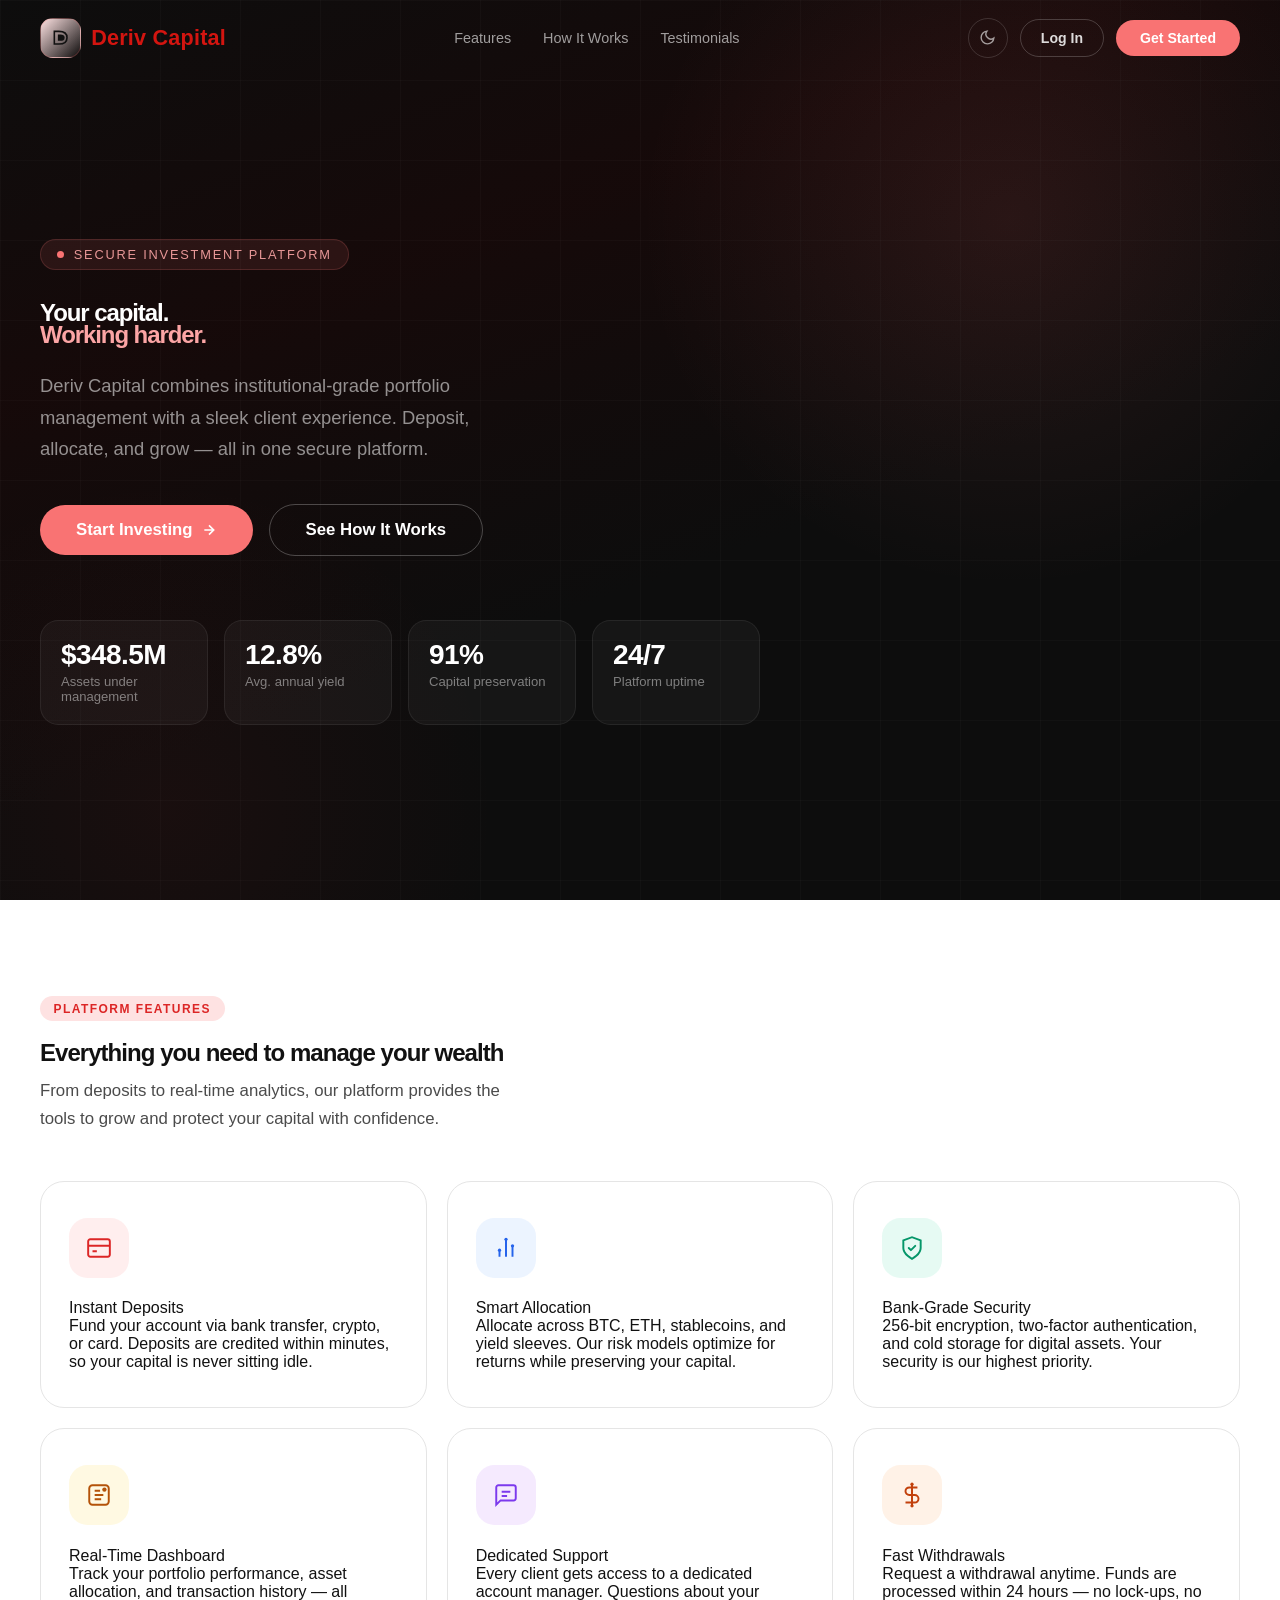
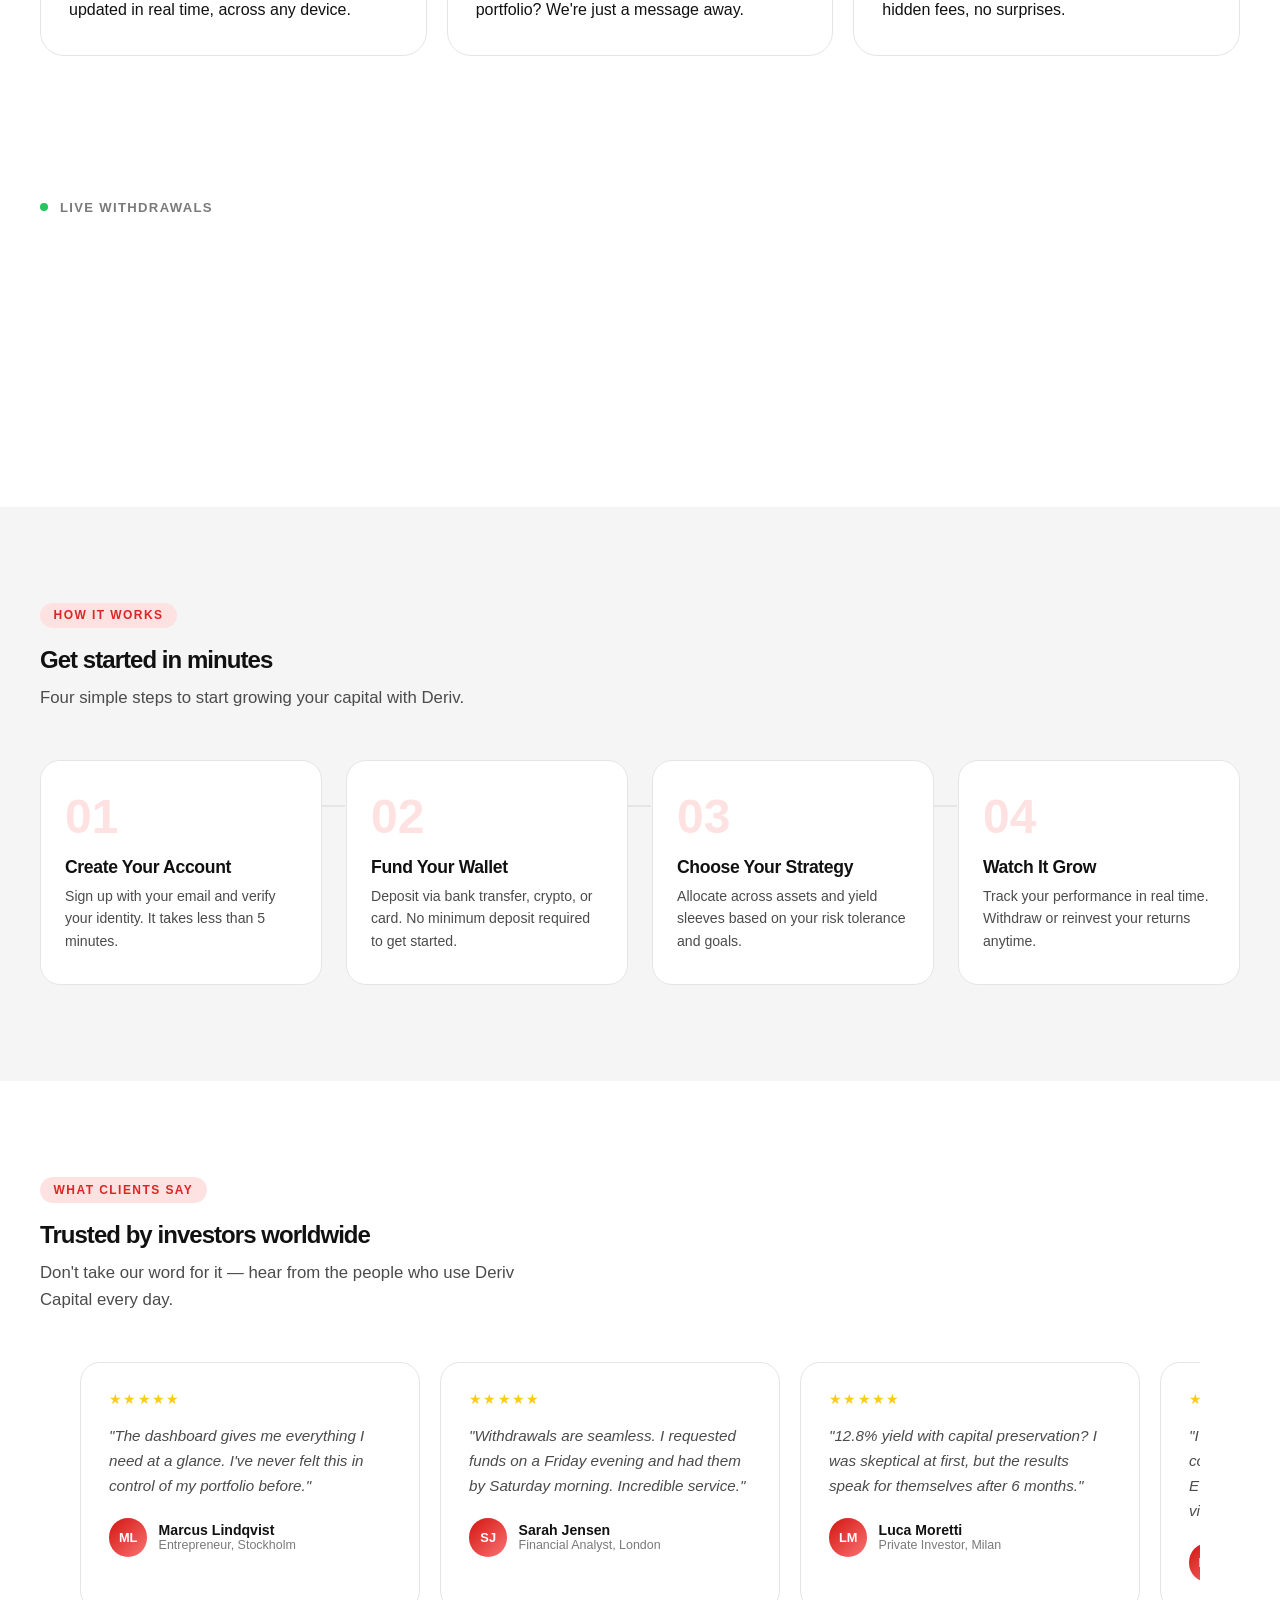
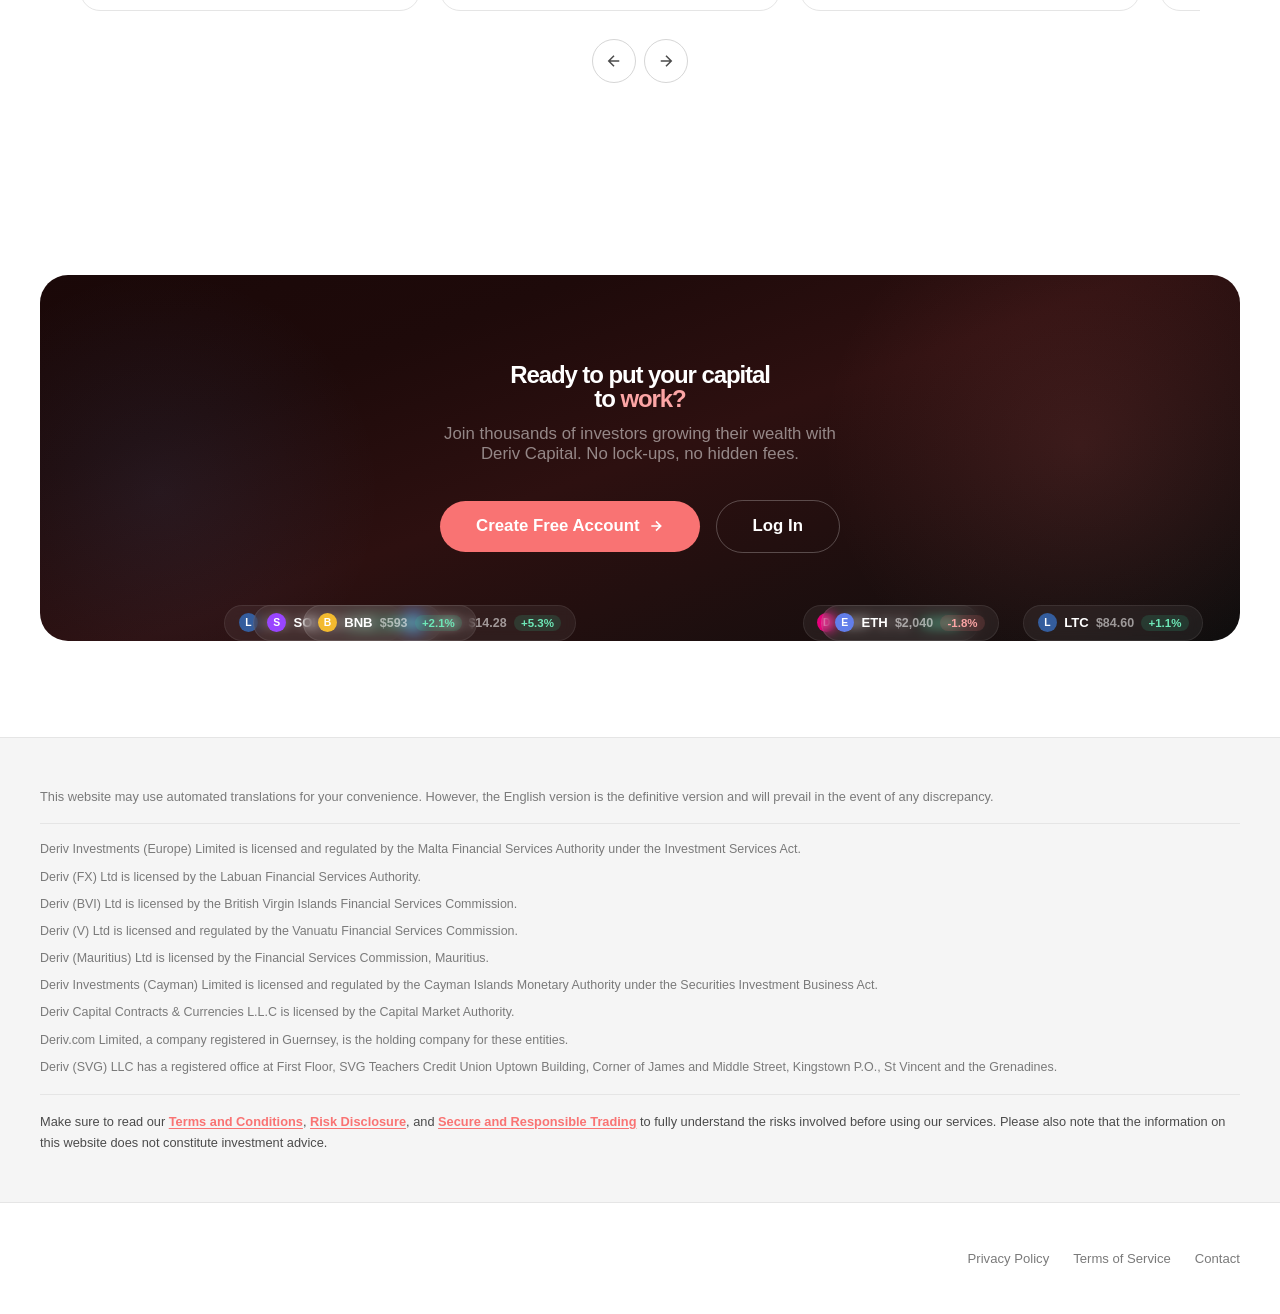
<file: index.html>
<!DOCTYPE html>
<html lang="en">
<head>
  <meta charset="UTF-8" />
  <meta name="viewport" content="width=device-width, initial-scale=1.0" />
  <title>Deriv Capital — Your Capital, Working Harder</title>
  <link href="https://api.fontshare.com/v2/css?f[]=satoshi@400,500,700,900&display=swap" rel="stylesheet">
  <link href="https://api.fontshare.com/v2/css?f[]=satoshi@400,500,700&f[]=cabinet-grotesk@500,700,800&display=swap" rel="stylesheet">
  <style>
    :root,[data-theme="light"]{
      --color-bg:#FFFFFF;--color-surface:#FFFFFF;--color-surface-2:#FAFAFA;--color-surface-offset:#F5F5F5;--color-surface-offset-2:#EFEFEF;--color-divider:#E5E5E5;--color-border:#D6D6D6;
      --color-text:#111111;--color-text-muted:#4B4B4B;--color-text-faint:#7A7A7A;--color-text-inverse:#FFFFFF;
      --color-primary:#F97373;--color-primary-hover:#EF4444;--color-primary-active:#DC2626;--color-primary-highlight:#FEE2E2;
      --color-success:#437a22;--color-error:#a12c7b;
      --radius-sm:0.375rem;--radius-md:0.75rem;--radius-lg:1rem;--radius-xl:1.5rem;--radius-full:9999px;
      --shadow-sm:0 1px 2px rgba(32,28,18,.06);--shadow-md:0 10px 30px rgba(32,28,18,.08);--shadow-lg:0 24px 60px rgba(32,28,18,.12);
      --font-body:'Satoshi',Inter,sans-serif;--font-display:'Cabinet Grotesk','Satoshi',sans-serif;
      --hero-bg:#0D0D0D;--hero-text:#F5F5F5;--hero-muted:rgba(255,255,255,.6);
    }
    [data-theme="dark"]{
      --color-bg:#0D0D0D;--color-surface:#141414;--color-surface-2:#1C1C1C;--color-surface-offset:#222222;--color-surface-offset-2:#2A2A2A;--color-divider:#2F2F2F;--color-border:#3A3A3A;
      --color-text:#F5F5F5;--color-text-muted:#D1D1D1;--color-text-faint:#A3A3A3;--color-text-inverse:#111111;
      --color-primary:#FCA5A5;--color-primary-hover:#F87171;--color-primary-active:#EF4444;--color-primary-highlight:#3B1F1F;
      --shadow-sm:0 1px 2px rgba(0,0,0,.25);--shadow-md:0 12px 30px rgba(0,0,0,.35);--shadow-lg:0 24px 60px rgba(0,0,0,.45);
      --hero-bg:#0D0D0D;--hero-text:#F5F5F5;--hero-muted:rgba(255,255,255,.6);
    }
    *{box-sizing:border-box;margin:0;padding:0}
    html{scroll-behavior:smooth}
    body{font-family:var(--font-body);background:var(--color-bg);color:var(--color-text);overflow-x:hidden}
    a{text-decoration:none;color:inherit}
    button{font:inherit;border:0;background:none;color:inherit;cursor:pointer}

    /* ── Header ── */
    .site-header{position:fixed;top:0;left:0;right:0;z-index:100;background:transparent;transition:background .3s,border-color .3s,backdrop-filter .3s}
    .site-header.scrolled{background:color-mix(in srgb,var(--color-bg) 86%,transparent);backdrop-filter:blur(14px);border-bottom:1px solid color-mix(in srgb,var(--color-text) 8%,transparent)}
    .header-inner{display:flex;align-items:center;justify-content:space-between;padding:1.1rem 2.5rem;max-width:1280px;margin:0 auto;width:100%}
    .brand{display:flex;align-items:center;gap:.65rem;font-weight:700}
    .brand-mark{width:2.55rem;height:2.55rem;padding:.42rem;border-radius:.8rem;background:linear-gradient(135deg,var(--color-primary-highlight),transparent);border:1px solid color-mix(in srgb,var(--color-primary) 22%,transparent)}
    .brand-name{font-family:var(--font-display);font-size:1.35rem;letter-spacing:.01em;font-weight:900;color:#D31510;line-height:1}
    .nav-links{display:flex;align-items:center;gap:2rem}
    .nav-link{font-size:.9rem;font-weight:500;color:var(--hero-muted);transition:.2s}
    .site-header.scrolled .nav-link{color:var(--color-text-muted)}
    .nav-link:hover{color:#fff}
    .site-header.scrolled .nav-link:hover{color:var(--color-text)}
    .header-actions{display:flex;align-items:center;gap:.75rem}
    .btn-ghost{padding:.6rem 1.25rem;border-radius:999px;font-size:.88rem;font-weight:600;border:1px solid rgba(255,255,255,.2);color:rgba(255,255,255,.85);transition:.2s}
    .site-header.scrolled .btn-ghost{border-color:var(--color-border);color:var(--color-text)}
    .btn-ghost:hover{background:rgba(255,255,255,.08)}
    .site-header.scrolled .btn-ghost:hover{background:var(--color-surface-offset)}
    .btn-primary{padding:.65rem 1.5rem;border-radius:999px;font-size:.88rem;font-weight:700;background:var(--color-primary);color:#fff;transition:.2s;border:none;cursor:pointer}
    .btn-primary:hover{background:var(--color-primary-hover);transform:translateY(-1px)}
    .btn-primary:active{transform:translateY(0);background:var(--color-primary-active)}
    .btn-primary-lg{padding:.95rem 2.25rem;font-size:1.05rem;border-radius:999px;font-weight:700;background:var(--color-primary);color:#fff;transition:.2s;border:none;cursor:pointer;display:inline-flex;align-items:center;gap:.5rem}
    .btn-primary-lg:hover{background:var(--color-primary-hover);transform:translateY(-2px);box-shadow:0 12px 40px rgba(220,38,38,.25)}
    .btn-primary-lg:active{transform:translateY(0)}
    .btn-outline-lg{padding:.95rem 2.25rem;font-size:1.05rem;border-radius:999px;font-weight:700;border:1.5px solid rgba(255,255,255,.25);color:#fff;transition:.2s;background:none;cursor:pointer;display:inline-flex;align-items:center;gap:.5rem}
    .btn-outline-lg:hover{border-color:rgba(255,255,255,.5);background:rgba(255,255,255,.06)}
    .theme-toggle{width:2.5rem;height:2.5rem;border-radius:999px;border:1px solid rgba(255,255,255,.15);display:inline-flex;align-items:center;justify-content:center;color:rgba(255,255,255,.6);transition:.2s}
    .site-header.scrolled .theme-toggle{border-color:var(--color-border);color:var(--color-text-muted)}
    .theme-toggle:hover{background:rgba(255,255,255,.08)}
    .site-header.scrolled .theme-toggle:hover{background:var(--color-surface-offset)}
    .mobile-menu-btn{display:none;width:2.5rem;height:2.5rem;border-radius:999px;border:1px solid rgba(255,255,255,.15);align-items:center;justify-content:center;color:rgba(255,255,255,.6)}

    /* ── Hero ── */
    .hero{position:relative;min-height:100vh;display:flex;align-items:center;background:#0d0d0d;overflow:hidden}
    .hero-bg{position:absolute;inset:0;background:url('https://images.unsplash.com/photo-1556742049-0cfed4f6a45d?w=1920&q=80&auto=format&fit=crop') center top/cover no-repeat}
    .hero-bg::after{content:'';position:absolute;inset:0;background:linear-gradient(160deg,rgba(13,13,13,.78) 0%,rgba(26,8,8,.68) 30%,rgba(13,13,13,.55) 60%,rgba(13,13,13,.75) 100%)}
    .hero::before{content:'';position:absolute;top:-20%;right:-10%;width:50rem;height:50rem;border-radius:50%;background:radial-gradient(circle,rgba(249,115,115,.1),transparent 65%);pointer-events:none;z-index:1}
    .hero::after{content:'';position:absolute;bottom:-30%;left:-15%;width:45rem;height:45rem;border-radius:50%;background:radial-gradient(circle,rgba(220,38,38,.06),transparent 65%);pointer-events:none;z-index:1}
    .hero-grid{position:absolute;inset:0;z-index:1;background-image:linear-gradient(rgba(255,255,255,.02) 1px,transparent 1px),linear-gradient(90deg,rgba(255,255,255,.02) 1px,transparent 1px);background-size:80px 80px;pointer-events:none}
    .hero-inner{position:relative;z-index:2;max-width:1280px;margin:0 auto;padding:10rem 2.5rem 6rem;width:100%}
    .hero-eyebrow{display:inline-flex;align-items:center;gap:.6rem;padding:.45rem 1rem;border-radius:999px;background:rgba(249,115,115,.1);border:1px solid rgba(249,115,115,.18);font-size:.8rem;text-transform:uppercase;letter-spacing:.14em;color:rgba(252,165,165,.9);margin-bottom:2rem}
    .hero-eyebrow-dot{width:.45rem;height:.45rem;border-radius:50%;background:#F97373;animation:pulse 2s infinite}
    @keyframes pulse{0%,100%{opacity:1}50%{opacity:.4}}
    .hero-heading{font-family:var(--font-display);font-size:clamp(3rem,2.5rem+4vw,5.5rem);line-height:.92;letter-spacing:-.045em;color:#fff;margin-bottom:1.5rem;max-width:14ch}
    .hero-heading em{color:#FCA5A5;font-style:normal}
    .hero-sub{color:rgba(255,255,255,.55);line-height:1.7;font-size:1.15rem;max-width:48ch;margin-bottom:2.5rem}
    .hero-actions{display:flex;align-items:center;gap:1rem;flex-wrap:wrap;margin-bottom:4rem}
    .hero-stats{display:grid;grid-template-columns:repeat(4,1fr);gap:1rem;max-width:720px}
    .hero-stat{padding:1.25rem;border-radius:1.15rem;background:rgba(255,255,255,.04);border:1px solid rgba(255,255,255,.07);transition:.2s}
    .hero-stat:hover{background:rgba(255,255,255,.06);border-color:rgba(255,255,255,.12)}
    .hero-stat strong{display:block;font-family:var(--font-display);font-size:1.75rem;color:#fff;line-height:1;letter-spacing:-.02em}
    .hero-stat span{color:rgba(255,255,255,.45);font-size:.82rem;margin-top:.3rem;display:block}

    /* ── Section commons ── */
    .section{padding:6rem 2.5rem}
    .section-inner{max-width:1280px;margin:0 auto}
    .section-eyebrow{display:inline-flex;align-items:center;gap:.5rem;padding:.35rem .85rem;border-radius:999px;background:var(--color-primary-highlight);font-size:.75rem;text-transform:uppercase;letter-spacing:.12em;color:var(--color-primary-active);font-weight:700;margin-bottom:1.25rem}
    [data-theme="dark"] .section-eyebrow{color:var(--color-primary)}
    .section-heading{font-family:var(--font-display);font-size:clamp(2rem,1.5rem+2vw,3rem);line-height:1;letter-spacing:-.04em;margin-bottom:.75rem;font-weight:800}
    .section-sub{color:var(--color-text-muted);font-size:1.05rem;line-height:1.65;max-width:52ch;margin-bottom:3rem}

    /* ── Features ── */
    .features-grid{display:grid;grid-template-columns:repeat(3,1fr);gap:1.25rem}
    .feature-card{padding:2.25rem 1.75rem;border-radius:1.5rem;background:var(--color-surface);border:1px solid var(--color-divider);transition:.35s cubic-bezier(.4,0,.2,1);position:relative;overflow:hidden;cursor:default}
    .feature-card::before{content:'';position:absolute;top:0;right:0;width:8rem;height:8rem;border-radius:0 0 0 100%;opacity:0;transition:opacity .35s;pointer-events:none}
    .feature-card:nth-child(1)::before{background:linear-gradient(135deg,rgba(249,115,115,.15),transparent)}
    .feature-card:nth-child(2)::before{background:linear-gradient(135deg,rgba(96,165,250,.15),transparent)}
    .feature-card:nth-child(3)::before{background:linear-gradient(135deg,rgba(52,211,153,.15),transparent)}
    .feature-card:nth-child(4)::before{background:linear-gradient(135deg,rgba(250,204,21,.15),transparent)}
    .feature-card:nth-child(5)::before{background:linear-gradient(135deg,rgba(168,85,247,.15),transparent)}
    .feature-card:nth-child(6)::before{background:linear-gradient(135deg,rgba(251,146,60,.15),transparent)}
    .feature-card:hover::before{opacity:1}
    .feature-card:hover{transform:translateY(-6px);box-shadow:0 20px 50px rgba(0,0,0,.1);border-color:transparent}
    [data-theme="dark"] .feature-card:hover{box-shadow:0 20px 50px rgba(0,0,0,.35)}
    .feature-card:nth-child(1):hover{border-color:rgba(249,115,115,.3)}
    .feature-card:nth-child(2):hover{border-color:rgba(96,165,250,.3)}
    .feature-card:nth-child(3):hover{border-color:rgba(52,211,153,.3)}
    .feature-card:nth-child(4):hover{border-color:rgba(250,204,21,.3)}
    .feature-card:nth-child(5):hover{border-color:rgba(168,85,247,.3)}
    .feature-card:nth-child(6):hover{border-color:rgba(251,146,60,.3)}
    .feature-icon{width:3.75rem;height:3.75rem;border-radius:1.15rem;display:grid;place-items:center;margin-bottom:1.35rem;transition:.35s}
    .feature-card:nth-child(1) .feature-icon{background:rgba(249,115,115,.12);color:#DC2626}
    .feature-card:nth-child(2) .feature-icon{background:rgba(96,165,250,.12);color:#2563EB}
    .feature-card:nth-child(3) .feature-icon{background:rgba(52,211,153,.12);color:#059669}
    .feature-card:nth-child(4) .feature-icon{background:rgba(250,204,21,.12);color:#B45309}
    .feature-card:nth-child(5) .feature-icon{background:rgba(168,85,247,.12);color:#7C3AED}
    .feature-card:nth-child(6) .feature-icon{background:rgba(251,146,60,.12);color:#C2410C}
    [data-theme="dark"] .feature-card:nth-child(1) .feature-icon{color:#FCA5A5}
    [data-theme="dark"] .feature-card:nth-child(2) .feature-icon{color:#93C5FD}
    [data-theme="dark"] .feature-card:nth-child(3) .feature-icon{color:#6EE7B7}
    [data-theme="dark"] .feature-card:nth-child(4) .feature-icon{color:#FCD34D}
    [data-theme="dark"] .feature-card:nth-child(5) .feature-icon{color:#C4B5FD}
    [data-theme="dark"] .feature-card:nth-child(6) .feature-icon{color:#FDBA74}
    .feature-card:hover .feature-icon{transform:scale(1.1) rotate(-3deg)}

    /* ── Live Withdrawals ── */
    .live-withdrawals{padding:3rem 2.5rem;overflow:hidden;position:relative}
    .live-withdrawals-inner{max-width:1280px;margin:0 auto}
    .live-header{display:flex;align-items:center;gap:.75rem;margin-bottom:1.5rem}
    .live-dot{width:.5rem;height:.5rem;border-radius:50%;background:#22C55E;animation:live-pulse 1.5s infinite}
    @keyframes live-pulse{0%,100%{box-shadow:0 0 0 0 rgba(34,197,94,.5)}50%{box-shadow:0 0 0 6px rgba(34,197,94,0)}}
    .live-label{font-size:.82rem;font-weight:700;text-transform:uppercase;letter-spacing:.1em;color:var(--color-text-faint)}
    .withdrawals-track{position:relative;height:220px;overflow:hidden}
    .withdrawal-toast{position:absolute;left:0;right:0;display:flex;align-items:center;gap:1rem;padding:.9rem 1.25rem;border-radius:1rem;background:var(--color-surface);border:1px solid var(--color-divider);box-shadow:var(--shadow-sm);animation:toast-slide 4s ease forwards;opacity:0;max-width:520px}
    @keyframes toast-slide{0%{opacity:0;transform:translateY(30px) scale(.97)}10%{opacity:1;transform:translateY(0) scale(1)}80%{opacity:1;transform:translateY(0) scale(1)}100%{opacity:0;transform:translateY(-10px) scale(.98)}}
    .w-avatar{width:2.4rem;height:2.4rem;border-radius:50%;display:grid;place-items:center;font-weight:700;font-size:.8rem;color:#fff;flex:none}
    .w-info{flex:1;min-width:0}
    .w-name{font-size:.88rem;font-weight:700}
    .w-detail{font-size:.78rem;color:var(--color-text-faint)}
    .w-amount{font-family:var(--font-display);font-weight:800;font-size:1rem;color:var(--color-success)}
    [data-theme="dark"] .w-amount{color:#4ade80}
    .w-check{width:1.4rem;height:1.4rem;border-radius:50%;background:rgba(34,197,94,.12);display:grid;place-items:center;flex:none}
    .w-check svg{color:#22C55E}
    .w-crypto-icon{width:1.5rem;height:1.5rem;border-radius:50%;display:grid;place-items:center;font-size:.7rem;font-weight:800;color:#fff;flex:none}

    /* ── How it works ── */
    .steps-section{background:var(--color-surface-offset)}
    [data-theme="dark"] .steps-section{background:var(--color-surface-2)}
    .steps-grid{display:grid;grid-template-columns:repeat(4,1fr);gap:1.5rem;counter-reset:step}
    .step-card{padding:2rem 1.5rem;border-radius:1.25rem;background:var(--color-surface);border:1px solid var(--color-divider);position:relative;counter-increment:step}
    .step-num{font-family:var(--font-display);font-size:3rem;font-weight:800;color:var(--color-primary-highlight);line-height:1;margin-bottom:1rem}
    [data-theme="dark"] .step-num{color:var(--color-primary-highlight)}
    .step-title{font-family:var(--font-display);font-size:1.1rem;font-weight:800;letter-spacing:-.02em;margin-bottom:.45rem}
    .step-desc{color:var(--color-text-muted);font-size:.88rem;line-height:1.6}
    .step-connector{position:absolute;top:2.8rem;right:-1.5rem;width:1.5rem;height:2px;background:var(--color-divider)}
    .step-card:last-child .step-connector{display:none}

    /* ── Testimonials ── */
    .testimonials-scroll-wrap{position:relative;padding:0 2.5rem}
    .testimonials-track{display:flex;gap:1.25rem;overflow-x:auto;scroll-behavior:smooth;-webkit-overflow-scrolling:touch;scrollbar-width:none;padding-bottom:.5rem}
    .testimonials-track::-webkit-scrollbar{display:none}
    .testimonial-card{min-width:340px;max-width:340px;flex:none;padding:1.75rem;border-radius:1.25rem;background:var(--color-surface);border:1px solid var(--color-divider);transition:transform .2s}
    .testimonial-card:hover{transform:translateY(-2px)}
    .scroll-controls{display:flex;gap:.5rem;justify-content:center;margin-top:1.25rem}
    .scroll-btn{width:2.75rem;height:2.75rem;border-radius:999px;border:1px solid var(--color-border);background:var(--color-surface);display:inline-flex;align-items:center;justify-content:center;color:var(--color-text-muted);transition:.2s;cursor:pointer}
    .scroll-btn:hover{background:var(--color-surface-offset);color:var(--color-text)}
    .testimonial-card{padding:1.75rem;border-radius:1.25rem;background:var(--color-surface);border:1px solid var(--color-divider)}
    .testimonial-stars{color:#facc15;font-size:.85rem;letter-spacing:.1em;margin-bottom:1rem}
    .testimonial-quote{font-size:.95rem;color:var(--color-text-muted);line-height:1.65;margin-bottom:1.25rem;font-style:italic}
    .testimonial-author{display:flex;align-items:center;gap:.7rem}
    .testimonial-avatar{width:2.4rem;height:2.4rem;border-radius:999px;background:linear-gradient(135deg,#D31510,#f97373);display:grid;place-items:center;font-weight:700;font-size:.8rem;color:#fff;flex:none}
    .testimonial-name{font-size:.88rem;font-weight:700}
    .testimonial-role{font-size:.78rem;color:var(--color-text-faint)}

    /* ── CTA ── */
    .cta-section{position:relative;overflow:hidden}
    .cta-box{padding:5.5rem 3rem;border-radius:1.75rem;background:linear-gradient(160deg,#1a0808 0%,#1e0a0a 25%,#2d1010 50%,#0d0d0d 100%);text-align:center;position:relative;overflow:hidden}
    .cta-box::before{content:'';position:absolute;top:-30%;right:-10%;width:35rem;height:35rem;border-radius:50%;background:radial-gradient(circle,rgba(249,115,115,.12),transparent 65%);pointer-events:none}
    .cta-box::after{content:'';position:absolute;bottom:-25%;left:-10%;width:30rem;height:30rem;border-radius:50%;background:radial-gradient(circle,rgba(96,165,250,.08),transparent 65%);pointer-events:none}
    .cta-heading{font-family:var(--font-display);font-size:clamp(2.2rem,1.5rem+2.5vw,3.4rem);color:#fff;line-height:1;letter-spacing:-.045em;margin-bottom:.85rem;font-weight:800;position:relative;z-index:2}
    .cta-heading em{color:#FCA5A5;font-style:normal}
    .cta-sub{color:rgba(255,255,255,.5);font-size:1.05rem;margin-bottom:2.25rem;max-width:42ch;margin-left:auto;margin-right:auto;position:relative;z-index:2}
    .cta-actions{display:flex;align-items:center;justify-content:center;gap:1rem;flex-wrap:wrap;position:relative;z-index:2}
    .crypto-floats{position:absolute;inset:0;pointer-events:none;z-index:1;overflow:hidden}
    .crypto-pill{position:absolute;display:flex;align-items:center;gap:.45rem;padding:.45rem .85rem;border-radius:999px;background:rgba(255,255,255,.06);border:1px solid rgba(255,255,255,.08);backdrop-filter:blur(6px);font-size:.78rem;color:rgba(255,255,255,.7);font-weight:600;white-space:nowrap;animation:float-up linear infinite}
    .crypto-pill .c-symbol{font-weight:800;color:#fff;font-size:.82rem}
    .crypto-pill .c-price{font-family:var(--font-display);color:rgba(255,255,255,.55)}
    .crypto-pill .c-change{font-weight:700;font-size:.72rem;padding:.15rem .45rem;border-radius:999px}
    .crypto-pill .c-change.up{background:rgba(52,211,153,.15);color:#6EE7B7}
    .crypto-pill .c-change.down{background:rgba(249,115,115,.15);color:#FCA5A5}
    .crypto-pill .c-icon{width:1.2rem;height:1.2rem;border-radius:50%;display:grid;place-items:center;font-size:.65rem;font-weight:800;flex:none}
    @keyframes float-up{0%{transform:translateY(60px) scale(.85);opacity:0}15%{opacity:.9;transform:translateY(30px) scale(1)}50%{opacity:1;transform:translateY(-80px) scale(1)}75%{opacity:.6;transform:translateY(-120px) scale(1)}100%{transform:translateY(-140px) scale(.9);opacity:0}}

    /* ── Regulatory ── */
    .regulatory{padding:3rem 2.5rem;background:var(--color-surface-offset);border-top:1px solid var(--color-divider)}
    [data-theme="dark"] .regulatory{background:var(--color-surface-2)}
    .regulatory-inner{max-width:1280px;margin:0 auto}
    .regulatory-note{font-size:.8rem;color:var(--color-text-faint);line-height:1.7;margin-bottom:1rem}
    .regulatory-divider{height:1px;background:var(--color-divider);margin:1rem 0}
    .regulatory-licenses{display:flex;flex-direction:column;gap:.45rem}
    .regulatory-licenses p{font-size:.78rem;color:var(--color-text-faint);line-height:1.6}
    .regulatory-warning{font-size:.8rem;color:var(--color-text-muted);line-height:1.7}
    .regulatory-warning a{color:var(--color-primary);font-weight:600;text-decoration:underline;text-underline-offset:2px}
    .regulatory-warning a:hover{color:var(--color-primary-hover)}

    /* ── Footer ── */
    .site-footer{padding:3rem 2.5rem;border-top:1px solid var(--color-divider)}
    .footer-inner{max-width:1280px;margin:0 auto;display:flex;align-items:center;justify-content:space-between;flex-wrap:wrap;gap:1rem}
    .footer-copy{font-size:.82rem;color:var(--color-text-faint)}
    .footer-links{display:flex;gap:1.5rem}
    .footer-link{font-size:.82rem;color:var(--color-text-faint);transition:.2s}
    .footer-link:hover{color:var(--color-text)}

    /* ── Responsive ── */
    @media(max-width:900px){
      .nav-links{display:none}
      .mobile-menu-btn{display:inline-flex}
      .hero-stats{grid-template-columns:repeat(2,1fr)}
      .features-grid{grid-template-columns:1fr}
      .steps-grid{grid-template-columns:repeat(2,1fr)}
      .testimonials-scroll-wrap{padding:0 1.5rem}
      .step-connector{display:none}
      .header-inner{padding:1rem 1.5rem}
      .hero-inner{padding:8rem 1.5rem 4rem}
      .section{padding:4rem 1.5rem}
    }
    @media(max-width:600px){
      .hero-stats{grid-template-columns:1fr 1fr}
      .steps-grid{grid-template-columns:1fr}
      .header-actions .btn-ghost{display:none}
      .hero-actions{flex-direction:column;align-items:flex-start}
      .cta-box{padding:3rem 1.5rem}
      .footer-inner{flex-direction:column;text-align:center}
    }

    /* ── Animations ── */
    .fade-up{opacity:0;transform:translateY(24px);transition:opacity .7s ease,transform .7s ease}
    .fade-up.visible{opacity:1;transform:translateY(0)}
  </style>
</head>
<body>
  <!-- Header -->
  <header class="site-header" id="site-header">
    <div class="header-inner">
      <a href="index.html" class="brand">
        <span class="brand-mark">
          <svg viewBox="0 0 64 64" fill="none" xmlns="http://www.w3.org/2000/svg"><path d="M16 48V16h11.5c13.5 0 20.5 5.4 20.5 16s-7 16-20.5 16H16Z" stroke="currentColor" stroke-width="4"/><path d="M25 24h6.5c6.4 0 10.5 2.6 10.5 8s-4.1 8-10.5 8H25V24Z" fill="currentColor"/></svg>
        </span>
        <span class="brand-name">Deriv Capital</span>
      </a>
      <nav class="nav-links">
        <a href="#features" class="nav-link">Features</a>
        <a href="#how-it-works" class="nav-link">How It Works</a>
        <a href="#testimonials" class="nav-link">Testimonials</a>
      </nav>
      <div class="header-actions">
        <button class="theme-toggle" data-theme-toggle aria-label="Switch theme">
          <svg width="17" height="17" viewBox="0 0 24 24" fill="none" stroke="currentColor" stroke-width="2"><path d="M21 12.79A9 9 0 1 1 11.21 3 7 7 0 0 0 21 12.79z"/></svg>
        </button>
        <a href="login.html" class="btn-ghost">Log In</a>
        <a href="login.html#signup" class="btn-primary">Get Started</a>
        <button class="mobile-menu-btn" onclick="document.querySelector('.nav-links').style.display=document.querySelector('.nav-links').style.display==='flex'?'none':'flex'" aria-label="Menu">
          <svg width="18" height="18" viewBox="0 0 24 24" fill="none" stroke="currentColor" stroke-width="2"><path d="M3 6h18M3 12h18M3 18h18"/></svg>
        </button>
      </div>
    </div>
  </header>

  <!-- Hero -->
  <section class="hero">
    <div class="hero-bg"></div>
    <div class="hero-grid"></div>
    <div class="hero-inner">
      <div class="fade-up">
        <div class="hero-eyebrow">
          <span class="hero-eyebrow-dot"></span>
          Secure Investment Platform
        </div>
      </div>
      <h1 class="hero-heading fade-up" style="transition-delay:.1s">Your capital.<br><em>Working harder.</em></h1>
      <p class="hero-sub fade-up" style="transition-delay:.2s">Deriv Capital combines institutional-grade portfolio management with a sleek client experience. Deposit, allocate, and grow — all in one secure platform.</p>
      <div class="hero-actions fade-up" style="transition-delay:.3s">
        <a href="login.html#signup" class="btn-primary-lg">
          Start Investing
          <svg width="16" height="16" viewBox="0 0 24 24" fill="none" stroke="currentColor" stroke-width="2.5"><path d="M5 12h14M12 5l7 7-7 7"/></svg>
        </a>
        <a href="#how-it-works" class="btn-outline-lg">See How It Works</a>
      </div>
      <div class="hero-stats fade-up" style="transition-delay:.4s">
        <div class="hero-stat">
          <strong>$348.5M</strong>
          <span>Assets under management</span>
        </div>
        <div class="hero-stat">
          <strong>12.8%</strong>
          <span>Avg. annual yield</span>
        </div>
        <div class="hero-stat">
          <strong>91%</strong>
          <span>Capital preservation</span>
        </div>
        <div class="hero-stat">
          <strong>24/7</strong>
          <span>Platform uptime</span>
        </div>
      </div>
    </div>
  </section>

  <!-- Features -->
  <section class="section" id="features">
    <div class="section-inner">
      <div class="fade-up">
        <div class="section-eyebrow">Platform Features</div>
        <h2 class="section-heading">Everything you need to manage your wealth</h2>
        <p class="section-sub">From deposits to real-time analytics, our platform provides the tools to grow and protect your capital with confidence.</p>
      </div>
      <div class="features-grid">
        <div class="feature-card fade-up">
          <div class="feature-icon">
            <svg width="26" height="26" viewBox="0 0 24 24" fill="none" stroke="currentColor" stroke-width="1.8"><rect x="2" y="4" width="20" height="16" rx="2"/><path d="M2 10h20"/><path d="M6 15h4"/></svg>
          </div>
          <div class="feature-title">Instant Deposits</div>
          <div class="feature-desc">Fund your account via bank transfer, crypto, or card. Deposits are credited within minutes, so your capital is never sitting idle.</div>
        </div>
        <div class="feature-card fade-up" style="transition-delay:.1s">
          <div class="feature-icon">
            <svg width="26" height="26" viewBox="0 0 24 24" fill="none" stroke="currentColor" stroke-width="1.8"><path d="M18 20V10M12 20V4M6 20v-6"/><circle cx="12" cy="4" r="1.5" fill="currentColor" stroke="none"/><circle cx="18" cy="10" r="1.5" fill="currentColor" stroke="none"/><circle cx="6" cy="14" r="1.5" fill="currentColor" stroke="none"/></svg>
          </div>
          <div class="feature-title">Smart Allocation</div>
          <div class="feature-desc">Allocate across BTC, ETH, stablecoins, and yield sleeves. Our risk models optimize for returns while preserving your capital.</div>
        </div>
        <div class="feature-card fade-up" style="transition-delay:.2s">
          <div class="feature-icon">
            <svg width="26" height="26" viewBox="0 0 24 24" fill="none" stroke="currentColor" stroke-width="1.8"><path d="M12 22s8-4 8-10V5l-8-3-8 3v7c0 6 8 10 8 10z"/><path d="M9 12l2 2 4-4" stroke-linecap="round" stroke-linejoin="round"/></svg>
          </div>
          <div class="feature-title">Bank-Grade Security</div>
          <div class="feature-desc">256-bit encryption, two-factor authentication, and cold storage for digital assets. Your security is our highest priority.</div>
        </div>
        <div class="feature-card fade-up">
          <div class="feature-icon">
            <svg width="26" height="26" viewBox="0 0 24 24" fill="none" stroke="currentColor" stroke-width="1.8"><rect x="3" y="3" width="18" height="18" rx="3"/><path d="M8 12h8M8 8h5M8 16h6"/><circle cx="17" cy="7" r="2" fill="currentColor" stroke="none"/></svg>
          </div>
          <div class="feature-title">Real-Time Dashboard</div>
          <div class="feature-desc">Track your portfolio performance, asset allocation, and transaction history — all updated in real time, across any device.</div>
        </div>
        <div class="feature-card fade-up" style="transition-delay:.1s">
          <div class="feature-icon">
            <svg width="26" height="26" viewBox="0 0 24 24" fill="none" stroke="currentColor" stroke-width="1.8"><path d="M21 15a2 2 0 0 1-2 2H7l-4 4V5a2 2 0 0 1 2-2h14a2 2 0 0 1 2 2z"/><path d="M8 9h8M8 13h5"/></svg>
          </div>
          <div class="feature-title">Dedicated Support</div>
          <div class="feature-desc">Every client gets access to a dedicated account manager. Questions about your portfolio? We're just a message away.</div>
        </div>
        <div class="feature-card fade-up" style="transition-delay:.2s">
          <div class="feature-icon">
            <svg width="26" height="26" viewBox="0 0 24 24" fill="none" stroke="currentColor" stroke-width="1.8"><path d="M12 2v20M17 5H9.5a3.5 3.5 0 0 0 0 7h5a3.5 3.5 0 0 1 0 7H6"/><circle cx="12" cy="2" r="1.5" fill="currentColor" stroke="none"/><circle cx="12" cy="22" r="1.5" fill="currentColor" stroke="none"/></svg>
          </div>
          <div class="feature-title">Fast Withdrawals</div>
          <div class="feature-desc">Request a withdrawal anytime. Funds are processed within 24 hours — no lock-ups, no hidden fees, no surprises.</div>
        </div>
      </div>
    </div>
  </section>

  <!-- Live Withdrawals -->
  <section class="live-withdrawals">
    <div class="live-withdrawals-inner">
      <div class="live-header fade-up">
        <span class="live-dot"></span>
        <span class="live-label">Live Withdrawals</span>
      </div>
      <div class="withdrawals-track" id="withdrawals-track"></div>
    </div>
  </section>

  <!-- How It Works -->
  <section class="section steps-section" id="how-it-works">
    <div class="section-inner">
      <div class="fade-up">
        <div class="section-eyebrow">How It Works</div>
        <h2 class="section-heading">Get started in minutes</h2>
        <p class="section-sub">Four simple steps to start growing your capital with Deriv.</p>
      </div>
      <div class="steps-grid">
        <div class="step-card fade-up">
          <div class="step-num">01</div>
          <div class="step-title">Create Your Account</div>
          <div class="step-desc">Sign up with your email and verify your identity. It takes less than 5 minutes.</div>
          <div class="step-connector"></div>
        </div>
        <div class="step-card fade-up" style="transition-delay:.1s">
          <div class="step-num">02</div>
          <div class="step-title">Fund Your Wallet</div>
          <div class="step-desc">Deposit via bank transfer, crypto, or card. No minimum deposit required to get started.</div>
          <div class="step-connector"></div>
        </div>
        <div class="step-card fade-up" style="transition-delay:.2s">
          <div class="step-num">03</div>
          <div class="step-title">Choose Your Strategy</div>
          <div class="step-desc">Allocate across assets and yield sleeves based on your risk tolerance and goals.</div>
          <div class="step-connector"></div>
        </div>
        <div class="step-card fade-up" style="transition-delay:.3s">
          <div class="step-num">04</div>
          <div class="step-title">Watch It Grow</div>
          <div class="step-desc">Track your performance in real time. Withdraw or reinvest your returns anytime.</div>
        </div>
      </div>
    </div>
  </section>

  <!-- Testimonials -->
  <section class="section" id="testimonials">
    <div class="section-inner">
      <div class="fade-up">
        <div class="section-eyebrow">What Clients Say</div>
        <h2 class="section-heading">Trusted by investors worldwide</h2>
        <p class="section-sub">Don't take our word for it — hear from the people who use Deriv Capital every day.</p>
      </div>
    </div>
    <div class="testimonials-scroll-wrap fade-up">
      <div class="testimonials-track" id="testimonials-track">
        <div class="testimonial-card">
          <div class="testimonial-stars">&#9733;&#9733;&#9733;&#9733;&#9733;</div>
          <div class="testimonial-quote">"The dashboard gives me everything I need at a glance. I've never felt this in control of my portfolio before."</div>
          <div class="testimonial-author">
            <div class="testimonial-avatar">ML</div>
            <div>
              <div class="testimonial-name">Marcus Lindqvist</div>
              <div class="testimonial-role">Entrepreneur, Stockholm</div>
            </div>
          </div>
        </div>
        <div class="testimonial-card">
          <div class="testimonial-stars">&#9733;&#9733;&#9733;&#9733;&#9733;</div>
          <div class="testimonial-quote">"Withdrawals are seamless. I requested funds on a Friday evening and had them by Saturday morning. Incredible service."</div>
          <div class="testimonial-author">
            <div class="testimonial-avatar">SJ</div>
            <div>
              <div class="testimonial-name">Sarah Jensen</div>
              <div class="testimonial-role">Financial Analyst, London</div>
            </div>
          </div>
        </div>
        <div class="testimonial-card">
          <div class="testimonial-stars">&#9733;&#9733;&#9733;&#9733;&#9733;</div>
          <div class="testimonial-quote">"12.8% yield with capital preservation? I was skeptical at first, but the results speak for themselves after 6 months."</div>
          <div class="testimonial-author">
            <div class="testimonial-avatar">LM</div>
            <div>
              <div class="testimonial-name">Luca Moretti</div>
              <div class="testimonial-role">Private Investor, Milan</div>
            </div>
          </div>
        </div>
        <div class="testimonial-card">
          <div class="testimonial-stars">&#9733;&#9733;&#9733;&#9733;&#9733;</div>
          <div class="testimonial-quote">"I've tried other platforms, but nothing compares to the transparency here. Every transaction, every fee — it's all visible."</div>
          <div class="testimonial-author">
            <div class="testimonial-avatar">EM</div>
            <div>
              <div class="testimonial-name">Elena Muller</div>
              <div class="testimonial-role">Accountant, Zurich</div>
            </div>
          </div>
        </div>
        <div class="testimonial-card">
          <div class="testimonial-stars">&#9733;&#9733;&#9733;&#9733;&#9733;</div>
          <div class="testimonial-quote">"Setting up my account took five minutes. Within an hour, my first allocation was already working. Beautifully simple."</div>
          <div class="testimonial-author">
            <div class="testimonial-avatar">TD</div>
            <div>
              <div class="testimonial-name">Thomas Dupont</div>
              <div class="testimonial-role">Marketing Director, Paris</div>
            </div>
          </div>
        </div>
        <div class="testimonial-card">
          <div class="testimonial-stars">&#9733;&#9733;&#9733;&#9733;&#9733;</div>
          <div class="testimonial-quote">"The risk-capped yield sleeves are exactly what I was looking for. Solid returns without losing sleep at night."</div>
          <div class="testimonial-author">
            <div class="testimonial-avatar">AO</div>
            <div>
              <div class="testimonial-name">Adaobi Okafor</div>
              <div class="testimonial-role">Business Owner, Lagos</div>
            </div>
          </div>
        </div>
        <div class="testimonial-card">
          <div class="testimonial-stars">&#9733;&#9733;&#9733;&#9733;&#9733;</div>
          <div class="testimonial-quote">"Customer support replied within 10 minutes when I had a question about my withdrawal. That kind of care is rare."</div>
          <div class="testimonial-author">
            <div class="testimonial-avatar">KV</div>
            <div>
              <div class="testimonial-name">Katrien Vandenberghe</div>
              <div class="testimonial-role">Consultant, Brussels</div>
            </div>
          </div>
        </div>
        <div class="testimonial-card">
          <div class="testimonial-stars">&#9733;&#9733;&#9733;&#9733;&#9733;</div>
          <div class="testimonial-quote">"I manage my entire portfolio from my phone now. The mobile experience is just as polished as the desktop version."</div>
          <div class="testimonial-author">
            <div class="testimonial-avatar">JS</div>
            <div>
              <div class="testimonial-name">Jan Schneider</div>
              <div class="testimonial-role">Software Developer, Berlin</div>
            </div>
          </div>
        </div>
        <div class="testimonial-card">
          <div class="testimonial-stars">&#9733;&#9733;&#9733;&#9733;&#9733;</div>
          <div class="testimonial-quote">"Moved my savings here after years with traditional banks. The yield difference is night and day. Wish I'd done it sooner."</div>
          <div class="testimonial-author">
            <div class="testimonial-avatar">IF</div>
            <div>
              <div class="testimonial-name">Isabella Fernandez</div>
              <div class="testimonial-role">Architect, Madrid</div>
            </div>
          </div>
        </div>
        <div class="testimonial-card">
          <div class="testimonial-stars">&#9733;&#9733;&#9733;&#9733;&#9733;</div>
          <div class="testimonial-quote">"As someone new to investing, the interface made everything approachable. No jargon, no confusion — just clarity."</div>
          <div class="testimonial-author">
            <div class="testimonial-avatar">PK</div>
            <div>
              <div class="testimonial-name">Piotr Kowalski</div>
              <div class="testimonial-role">University Lecturer, Warsaw</div>
            </div>
          </div>
        </div>
      </div>
      <div class="scroll-controls">
        <button class="scroll-btn" id="scroll-left" aria-label="Scroll left">
          <svg width="18" height="18" viewBox="0 0 24 24" fill="none" stroke="currentColor" stroke-width="2"><path d="M19 12H5M12 19l-7-7 7-7"/></svg>
        </button>
        <button class="scroll-btn" id="scroll-right" aria-label="Scroll right">
          <svg width="18" height="18" viewBox="0 0 24 24" fill="none" stroke="currentColor" stroke-width="2"><path d="M5 12h14M12 5l7 7-7 7"/></svg>
        </button>
      </div>
    </div>
  </section>

  <!-- CTA -->
  <section class="section cta-section">
    <div class="section-inner">
      <div class="cta-box fade-up">
        <div class="crypto-floats" id="crypto-floats"></div>
        <h2 class="cta-heading">Ready to put your capital<br>to <em>work?</em></h2>
        <p class="cta-sub">Join thousands of investors growing their wealth with Deriv Capital. No lock-ups, no hidden fees.</p>
        <div class="cta-actions">
          <a href="login.html#signup" class="btn-primary-lg">
            Create Free Account
            <svg width="16" height="16" viewBox="0 0 24 24" fill="none" stroke="currentColor" stroke-width="2.5"><path d="M5 12h14M12 5l7 7-7 7"/></svg>
          </a>
          <a href="login.html" class="btn-outline-lg">Log In</a>
        </div>
      </div>
    </div>
  </section>

  <!-- Regulatory Disclaimer -->
  <section class="regulatory">
    <div class="regulatory-inner">
      <p class="regulatory-note">This website may use automated translations for your convenience. However, the English version is the definitive version and will prevail in the event of any discrepancy.</p>
      <div class="regulatory-divider"></div>
      <div class="regulatory-licenses">
        <p>Deriv Investments (Europe) Limited is licensed and regulated by the Malta Financial Services Authority under the Investment Services Act.</p>
        <p>Deriv (FX) Ltd is licensed by the Labuan Financial Services Authority.</p>
        <p>Deriv (BVI) Ltd is licensed by the British Virgin Islands Financial Services Commission.</p>
        <p>Deriv (V) Ltd is licensed and regulated by the Vanuatu Financial Services Commission.</p>
        <p>Deriv (Mauritius) Ltd is licensed by the Financial Services Commission, Mauritius.</p>
        <p>Deriv Investments (Cayman) Limited is licensed and regulated by the Cayman Islands Monetary Authority under the Securities Investment Business Act.</p>
        <p>Deriv Capital Contracts &amp; Currencies L.L.C is licensed by the Capital Market Authority.</p>
        <p>Deriv.com Limited, a company registered in Guernsey, is the holding company for these entities.</p>
        <p>Deriv (SVG) LLC has a registered office at First Floor, SVG Teachers Credit Union Uptown Building, Corner of James and Middle Street, Kingstown P.O., St Vincent and the Grenadines.</p>
      </div>
      <div class="regulatory-divider"></div>
      <p class="regulatory-warning">Make sure to read our <a href="#">Terms and Conditions</a>, <a href="#">Risk Disclosure</a>, and <a href="#">Secure and Responsible Trading</a> to fully understand the risks involved before using our services. Please also note that the information on this website does not constitute investment advice.</p>
    </div>
  </section>

  <!-- Footer -->
  <footer class="site-footer">
    <div class="footer-inner">
      <div></div>
      <nav class="footer-links">
        <a href="#" class="footer-link">Privacy Policy</a>
        <a href="#" class="footer-link">Terms of Service</a>
        <a href="#" class="footer-link">Contact</a>
      </nav>
    </div>
  </footer>

  <script>
    /* Theme */
    const root=document.documentElement;
    const toggle=document.querySelector('[data-theme-toggle]');
    let theme=localStorage.getItem('dc-theme')||(matchMedia('(prefers-color-scheme:dark)').matches?'dark':'light');
    function applyTheme(){
      root.setAttribute('data-theme',theme);
      localStorage.setItem('dc-theme',theme);
      const ico=theme==='dark'
        ?'<svg width="17" height="17" viewBox="0 0 24 24" fill="none" stroke="currentColor" stroke-width="2"><circle cx="12" cy="12" r="5"/><path d="M12 1v2M12 21v2M4.22 4.22l1.42 1.42M18.36 18.36l1.42 1.42M1 12h2M21 12h2M4.22 19.78l1.42-1.42M18.36 5.64l1.42-1.42"/></svg>'
        :'<svg width="17" height="17" viewBox="0 0 24 24" fill="none" stroke="currentColor" stroke-width="2"><path d="M21 12.79A9 9 0 1 1 11.21 3 7 7 0 0 0 21 12.79z"/></svg>';
      toggle.innerHTML=ico;
    }
    applyTheme();
    toggle.addEventListener('click',()=>{theme=theme==='dark'?'light':'dark';applyTheme();});

    /* Sticky header */
    const header=document.getElementById('site-header');
    window.addEventListener('scroll',()=>{header.classList.toggle('scrolled',window.scrollY>60)},{passive:true});

    /* Scroll-reveal */
    const observer=new IntersectionObserver((entries)=>{
      entries.forEach(e=>{if(e.isIntersecting){e.target.classList.add('visible');observer.unobserve(e.target);}});
    },{threshold:.15,rootMargin:'0px 0px -40px 0px'});
    document.querySelectorAll('.fade-up').forEach(el=>observer.observe(el));

    /* Testimonials scroll */
    const track=document.getElementById('testimonials-track');
    document.getElementById('scroll-left').addEventListener('click',()=>{track.scrollBy({left:-370,behavior:'smooth'});});
    document.getElementById('scroll-right').addEventListener('click',()=>{track.scrollBy({left:370,behavior:'smooth'});});

    /* Floating crypto pills */
    const cryptos=[
      {sym:'BTC',name:'Bitcoin',price:'$67,013',change:'+4.2%',up:true,bg:'#F7931A'},
      {sym:'ETH',name:'Ethereum',price:'$2,040',change:'-1.8%',up:false,bg:'#627EEA'},
      {sym:'SOL',name:'Solana',price:'$148.50',change:'+6.1%',up:true,bg:'#9945FF'},
      {sym:'BNB',name:'BNB',price:'$593',change:'+2.1%',up:true,bg:'#F3BA2F'},
      {sym:'XRP',name:'Ripple',price:'$0.52',change:'+1.4%',up:true,bg:'#23292F'},
      {sym:'ADA',name:'Cardano',price:'$0.45',change:'-0.9%',up:false,bg:'#0033AD'},
      {sym:'DOGE',name:'Dogecoin',price:'$0.082',change:'+3.5%',up:true,bg:'#C2A633'},
      {sym:'DOT',name:'Polkadot',price:'$7.12',change:'+2.8%',up:true,bg:'#E6007A'},
      {sym:'AVAX',name:'Avalanche',price:'$35.40',change:'-2.3%',up:false,bg:'#E84142'},
      {sym:'MATIC',name:'Polygon',price:'$0.71',change:'+1.9%',up:true,bg:'#8247E5'},
      {sym:'LINK',name:'Chainlink',price:'$14.28',change:'+5.3%',up:true,bg:'#2A5ADA'},
      {sym:'UNI',name:'Uniswap',price:'$6.85',change:'-0.5%',up:false,bg:'#FF007A'},
      {sym:'LTC',name:'Litecoin',price:'$84.60',change:'+1.1%',up:true,bg:'#345D9D'},
      {sym:'ATOM',name:'Cosmos',price:'$9.15',change:'+3.2%',up:true,bg:'#2E3148'},
    ];
    const container=document.getElementById('crypto-floats');
    function spawnPill(){
      const c=cryptos[Math.floor(Math.random()*cryptos.length)];
      const pill=document.createElement('div');
      pill.className='crypto-pill';
      const leftPos=8+Math.random()*80;
      const duration=4+Math.random()*3;
      const delay=Math.random()*1;
      pill.style.cssText=`left:${leftPos}%;bottom:0;animation-duration:${duration}s;animation-delay:${delay}s;`;
      pill.innerHTML=`<span class="c-icon" style="background:${c.bg};color:#fff">${c.sym[0]}</span><span class="c-symbol">${c.sym}</span><span class="c-price">${c.price}</span><span class="c-change ${c.up?'up':'down'}">${c.change}</span>`;
      container.appendChild(pill);
      setTimeout(()=>pill.remove(),(duration+delay)*1000);
    }
    let pillInterval;
    function startPills(){
      if(pillInterval) return;
      for(let i=0;i<6;i++) setTimeout(()=>spawnPill(),i*400);
      pillInterval=setInterval(spawnPill,1500);
    }
    const ctaObs=new IntersectionObserver((entries)=>{
      entries.forEach(e=>{
        if(e.isIntersecting){startPills();}
        else if(pillInterval){clearInterval(pillInterval);pillInterval=null;}
      });
    },{threshold:.1});
    ctaObs.observe(document.querySelector('.cta-box'));
    startPills();

    /* Live withdrawal toasts */
    const wUsers=[
      {name:'Oliver M.',city:'London',initials:'OM',bg:'#2563EB'},
      {name:'Sophia K.',city:'Berlin',initials:'SK',bg:'#7C3AED'},
      {name:'Lars H.',city:'Stockholm',initials:'LH',bg:'#0891B2'},
      {name:'Elena V.',city:'Madrid',initials:'EV',bg:'#DC2626'},
      {name:'Pierre D.',city:'Paris',initials:'PD',bg:'#059669'},
      {name:'Chiara R.',city:'Milan',initials:'CR',bg:'#E6007A'},
      {name:'Fatima B.',city:'Dubai',initials:'FB',bg:'#B45309'},
      {name:'Mats A.',city:'Oslo',initials:'MA',bg:'#0D9488'},
      {name:'Anna W.',city:'Vienna',initials:'AW',bg:'#7C3AED'},
      {name:'Hugo S.',city:'Lisbon',initials:'HS',bg:'#2563EB'},
      {name:'Yuki T.',city:'Tokyo',initials:'YT',bg:'#DC2626'},
      {name:'James C.',city:'Dublin',initials:'JC',bg:'#059669'},
      {name:'Nina P.',city:'Amsterdam',initials:'NP',bg:'#E6007A'},
      {name:'Felix R.',city:'Zurich',initials:'FR',bg:'#0891B2'},
      {name:'Amara O.',city:'Lagos',initials:'AO',bg:'#B45309'},
      {name:'David L.',city:'Brussels',initials:'DL',bg:'#7C3AED'},
    ];
    const wCryptos=[
      {sym:'BTC',name:'Bitcoin',bg:'#F7931A'},
      {sym:'ETH',name:'Ethereum',bg:'#627EEA'},
      {sym:'SOL',name:'Solana',bg:'#9945FF'},
      {sym:'BNB',name:'BNB',bg:'#F3BA2F'},
      {sym:'XRP',name:'Ripple',bg:'#23292F'},
      {sym:'USDT',name:'Tether',bg:'#26A17B'},
      {sym:'ADA',name:'Cardano',bg:'#0033AD'},
      {sym:'AVAX',name:'Avalanche',bg:'#E84142'},
      {sym:'DOT',name:'Polkadot',bg:'#E6007A'},
      {sym:'MATIC',name:'Polygon',bg:'#8247E5'},
      {sym:'LINK',name:'Chainlink',bg:'#2A5ADA'},
      {sym:'LTC',name:'Litecoin',bg:'#345D9D'},
    ];
    const wWallets=['MetaMask','Trust Wallet','Ledger','Coinbase Wallet','Phantom','Exodus','Binance Wallet','Trezor'];
    const wTrack=document.getElementById('withdrawals-track');
    let toastSlot=0;
    function randomAmount(){
      const amounts=[0.25,0.5,0.75,1.2,1.8,2.5,3.4,5,7.5,10,15,25,50];
      return amounts[Math.floor(Math.random()*amounts.length)];
    }
    function spawnToast(){
      const u=wUsers[Math.floor(Math.random()*wUsers.length)];
      const c=wCryptos[Math.floor(Math.random()*wCryptos.length)];
      const w=wWallets[Math.floor(Math.random()*wWallets.length)];
      const amt=randomAmount();
      const toast=document.createElement('div');
      toast.className='withdrawal-toast';
      const topPos=(toastSlot%4)*56;
      toast.style.top=topPos+'px';
      toastSlot++;
      const timeAgo=Math.floor(Math.random()*58)+1;
      toast.innerHTML=`
        <div class="w-avatar" style="background:${u.bg}">${u.initials}</div>
        <div class="w-info">
          <div class="w-name">${u.name} <span style="font-weight:400;color:var(--color-text-faint);font-size:.78rem">from ${u.city}</span></div>
          <div class="w-detail">Withdrew ${amt} ${c.sym} to ${w} &middot; ${timeAgo}s ago</div>
        </div>
        <div class="w-crypto-icon" style="background:${c.bg}">${c.sym[0]}</div>
        <div class="w-check"><svg width="10" height="10" viewBox="0 0 24 24" fill="none" stroke="currentColor" stroke-width="3"><path d="M20 6L9 17l-5-5"/></svg></div>
      `;
      wTrack.appendChild(toast);
      setTimeout(()=>toast.remove(),4200);
    }
    let wInterval;
    const wObs=new IntersectionObserver((entries)=>{
      entries.forEach(e=>{
        if(e.isIntersecting&&!wInterval){
          spawnToast();
          setTimeout(spawnToast,600);
          setTimeout(spawnToast,1200);
          wInterval=setInterval(spawnToast,2800);
        }else if(!e.isIntersecting&&wInterval){
          clearInterval(wInterval);
          wInterval=null;
        }
      });
    },{threshold:.2});
    wObs.observe(wTrack);
  </script>
</body>
</html>
</file>
